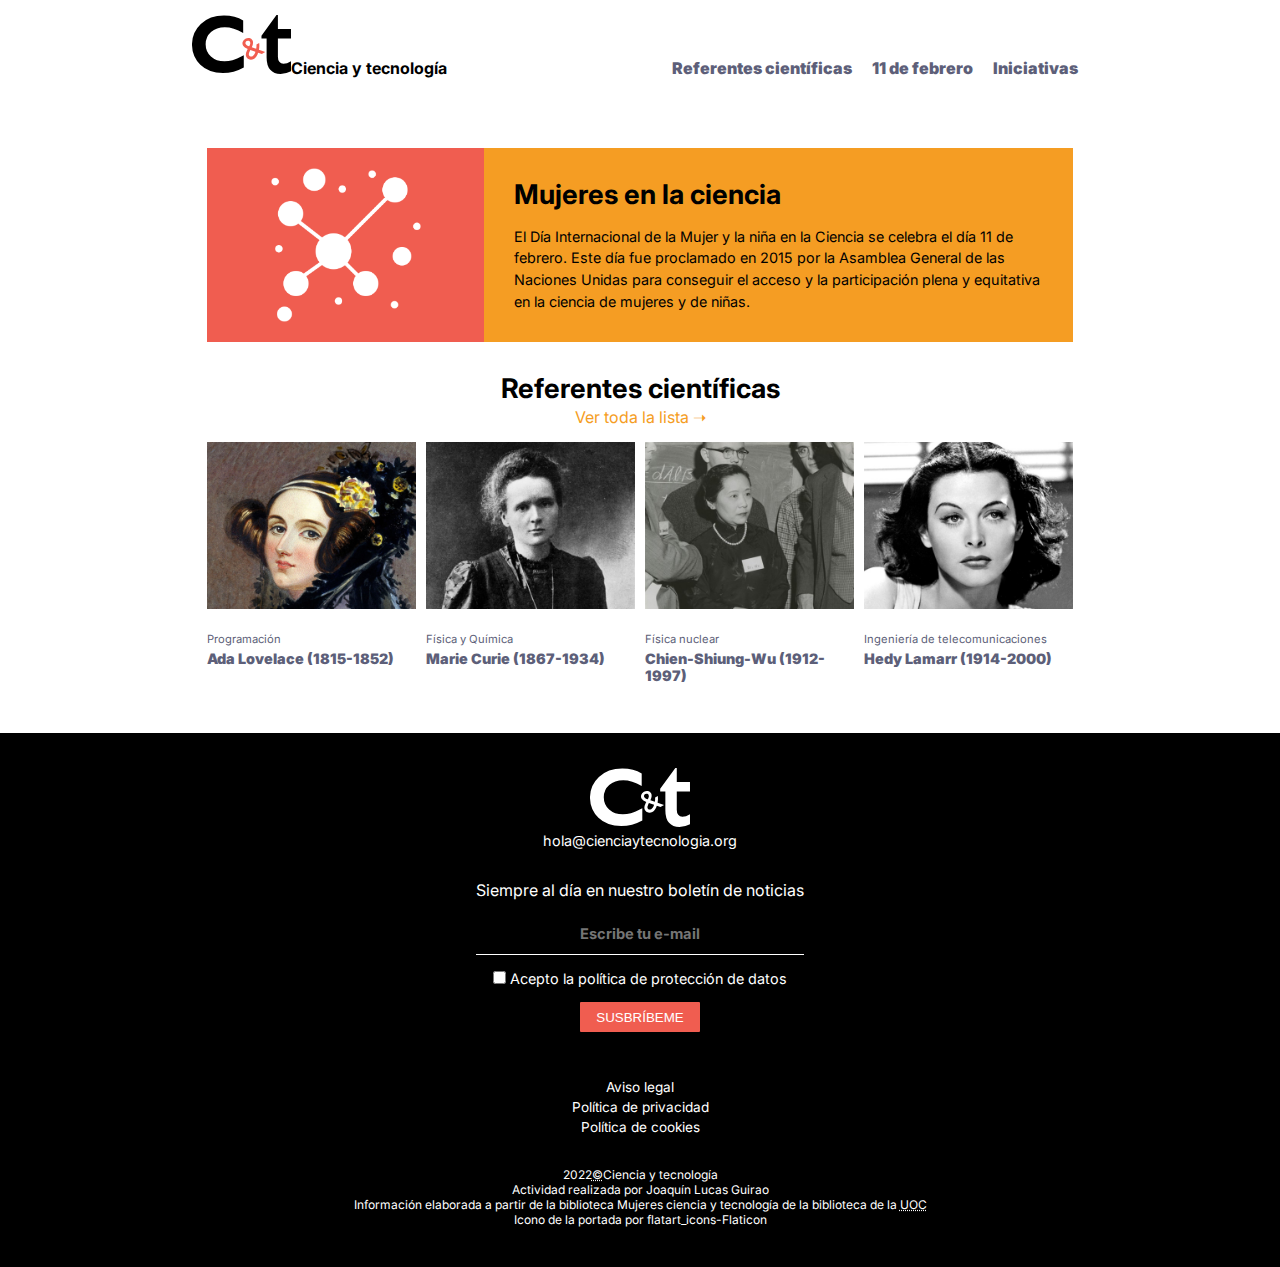
<file: index.html>
<!DOCTYPE html>
<html lang="es">
<head>
    <meta charset="UTF-8">
    <meta http-equiv="X-UA-Compatible" content="IE=edge">
    <meta name="viewport" content="width=device-width, initial-scale=1.0">
    <link rel="preconnect" href="https://fonts.googleapis.com">
    <link rel="preconnect" href="https://fonts.gstatic.com" crossorigin>
    <link href="https://fonts.googleapis.com/css2?family=Inter:wght@400;700;800&display=swap" rel="stylesheet">
    <link rel="stylesheet" href="CSS/estilos.css">
    <title>Mujeres en la ciencia</title>
</head>
<body>
    <header>
        <div class="logo-header"><a href="index.html"><span><img src="img/logo-ciencia-tecnologia.svg" alt="Logo en color negro ciencia y tecnología"></span>Ciencia y tecnología</a></div>
        <nav class="menu-header">
            <ul>
                <li><a href="referentes.html">Referentes científicas</a></li>
                <li><a href="11-de-febrero.html">11 de febrero</a></li>
                <li><a href="iniciativas.html">Iniciativas</a></li>
            </ul>
        </nav>
    </header>
    <main>
        <article class="articulo-inicio">
            <div class="titular">
                <div class="titular-logo">
                </div>
                <div class="titular-texto">
                    <h3>Mujeres en la ciencia</h3>
                    <p>El Día Internacional de la Mujer y la niña en la Ciencia se celebra el día 
                        <time datetime="11-02">11 de febrero</time>. Este día fue proclamado en <time datetime="2015">2015</time> por la Asamblea 
                        General de las Naciones Unidas para conseguir el acceso y la 
                        participación plena y equitativa en la ciencia de mujeres y de niñas.</p>
                </div>
            </div>
            <div class="titulo-referentes">
                    <h3>Referentes científicas</h3>
                    <a href="referentes.html">Ver toda la lista  ➝ </a>
            </div>
            <div class="inicio-referentes">
                <div class="inicio-cientifica">
                    <a href="referentes.html#c-1">
                        <div class="img-referentes-inicio-1">
                            <img src="img/01-ada-lovelace.jpg" alt="Retrato Ada Lovelace">
                        </div>
                        <div class="texto-inicio-referentes">
                            <p class="cab-2">Programación</p>
                            <p class="cab-3">Ada Lovelace (1815-1852)</p>
                        </div>
                    </a>
                </div>
                <div class="inicio-cientifica" >
                        <a href="referentes.html#c-2">
                        <div class="img-referentes-inicio-2">
                            <img src="img/02-marie-curie.jpg" alt="Marie Curie">
                        </div>
                        <div class="texto-inicio-referentes">
                            <p class="cab-2">Física y Química</p>
                            <p class="cab-3">Marie Curie (1867-1934)</p>
                        </div>
                        </a>
                </div>
                <div class="inicio-cientifica">
                    <a href="referentes.html#c-3">
                    <div class="img-referentes-inicio-3">
                        <img src="img/03-chien-shiung-wu.jpg" alt="Retrato Chien Shiung Wu">
                    </div>
                    <div class="texto-inicio-referentes">
                        <p class="cab-2">Física nuclear</p>
                        <p class="cab-3">Chien-Shiung-Wu (1912-1997)</p>
                    </div>
                    </a>
                </div>
                <div class="inicio-cientifica">
                    <a href="referentes.html#c-4">
                    <div class="img-referentes-inicio-4">
                        <img src="img/04-hedy-lamarr.jpg" alt="Retrato Hady Lamarr">
                    </div>
                    <div class="texto-inicio-referentes">
                        <p class="cab-2">Ingeniería de telecomunicaciones</p>
                        <p class="cab-3">Hedy Lamarr (1914-2000)</p>
                    </div>
                    </a>
                </div>
            </div>
        </article>
    </main>
    <footer>
        <figure class="logo-footer">
            <img src="img/logo-ciencia-tecnologia-white.svg" alt="Logo en color blanco ciencia y tecnologia">
            <figcaption lang="es"><a href="mailto:hola@cienciaytecnologia.org">hola@cienciaytecnologia.org</a></figcaption>
        </figure>
        <form class="form-footer">
                <div class="form-email">
                    <label for="mail">Siempre al día en nuestro boletín de noticias</label>
                    <input type="email" id="mail" name="user_mail" placeholder="Escribe tu e-mail" title="Debe contener tres cadenas separadas por un @ y un punto" pattern="[a-z0-9._%+-]+@[a-z0-9.-]+\.[a-z]{2,}$" required>
                </div>
                <div class="form-condiciones">
                    <label><input type="checkbox" name="politica-de-privacidad" value="Acepto-politica-privacidad" required>
                    Acepto la política de protección de datos<abbr title = "required"></abbr></label>
                    <button type="submit">SUSBRÍBEME</button>
                </div>
        </form>
        <div class="legal-footer">
            <ul>
                <li><a href="">Aviso legal</a></li>
                <li><a href="">Política de privacidad</a></li>
                <li><a href="">Política de cookies</a></li>
            </ul>
        </div>
        <div class="autor-footer">
            <p><time datetime="2022">2022</time><abbr title="Copyright" >©</abbr>Ciencia y tecnología</p>
            <p>Actividad realizada por Joaquín Lucas Guirao</p>
            <p>Información elaborada a partir de la biblioteca Mujeres ciencia y tecnología de la biblioteca de la <abbr title="Universidad Oberta de Catalunya">UOC</abbr></p>
            <p><a href="https://www.flaticon.es/iconos-gratis/atomo">Icono de la portada por flatart_icons-Flaticon</a></p>
        </div>
    </footer>
</body>
</html>
</file>
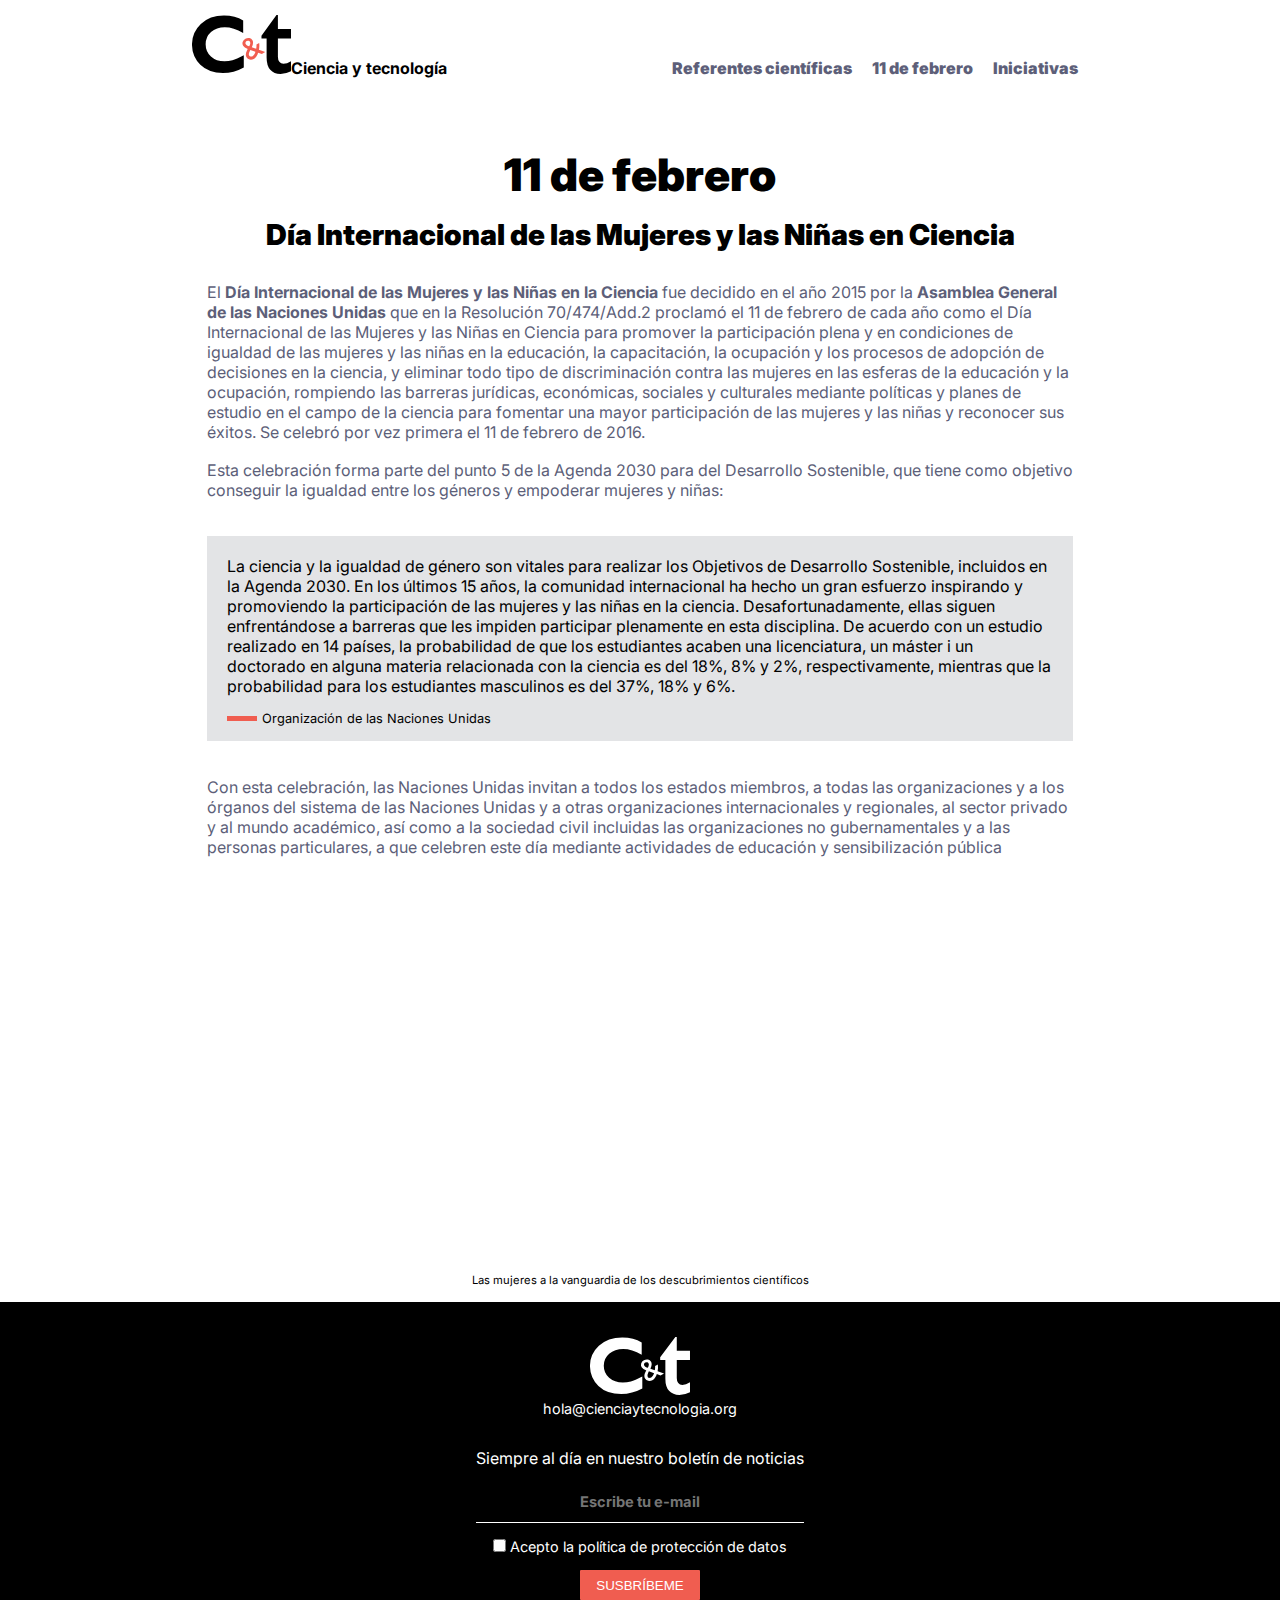
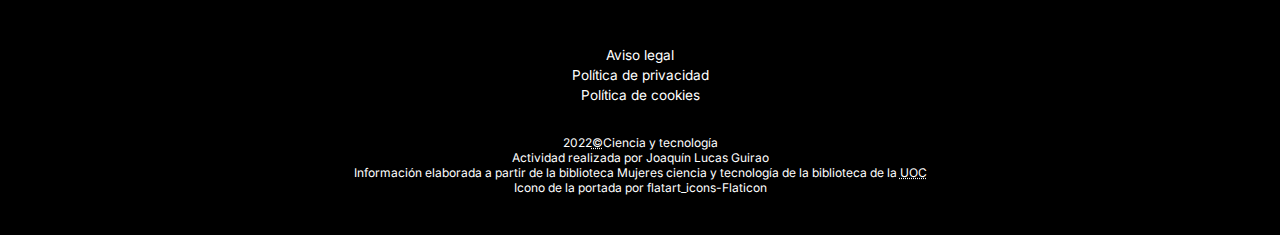
<file: 11-de-febrero.html>
<!DOCTYPE html>
<html lang="es">
<head>
    <meta charset="UTF-8">
    <meta http-equiv="X-UA-Compatible" content="IE=edge">
    <meta name="viewport" content="width=device-width, initial-scale=1.0">
    <link rel="preconnect" href="https://fonts.googleapis.com">
    <link rel="preconnect" href="https://fonts.gstatic.com" crossorigin>
    <link href="https://fonts.googleapis.com/css2?family=Inter:wght@400;700;800&display=swap" rel="stylesheet">
    <link rel="stylesheet" href="CSS/estilos.css">
    <title>11 de febrero</title>
    
</head>
<body>
    <header>
        <div class="logo-header"><a href="index.html"><span><img src="img/logo-ciencia-tecnologia.svg" alt="Logo en color negro ciencia y tecnología"></span>Ciencia y tecnología</a></div>
        <nav class="menu-header">
            <ul>
                <li><a href="referentes.html">Referentes científicas</a></li>
                <li><a href="11-de-febrero.html">11 de febrero</a></li>
                <li><a href="iniciativas.html">Iniciativas</a></li>
            </ul>
        </nav>
    </header>
    <main>
        <article class="articulo-febrero">
            <h1>11 de febrero</h1>
            <h2>Día Internacional de las Mujeres y las Niñas en Ciencia</h2>
            <p>El <strong>Día Internacional de las Mujeres y las Niñas en la Ciencia</strong> fue decidido en 
                el año 2015 por la <strong>Asamblea General de las Naciones Unidas</strong> que en la 
                Resolución 70/474/Add.2 proclamó el <time datetime="11-02">11 de febrero</time> de cada año como el Día 
                Internacional de las Mujeres y las Niñas en Ciencia para promover la 
                participación plena y en condiciones de igualdad de las mujeres y las niñas en 
                la educación, la capacitación, la ocupación y los procesos de adopción de 
                decisiones en la ciencia, y eliminar todo tipo de discriminación contra las 
                mujeres en las esferas de la educación y la ocupación, rompiendo las barreras 
                jurídicas, económicas, sociales y culturales mediante políticas y planes de 
                estudio en el campo de la ciencia para fomentar una mayor participación de las 
                mujeres y las niñas y reconocer sus éxitos. Se celebró por vez primera el <time datetime="2016-02-11">11 de 
                febrero de 2016</time>.
            </p>
            <br>
            <p>Esta celebración forma parte del punto 5 de la Agenda 2030 para del Desarrollo 
                Sostenible, que tiene como objetivo conseguir la igualdad entre los géneros y 
                empoderar mujeres y niñas:
            </p>
            <br>
            <br>
            <blockquote class="febrero-datos">La ciencia y la igualdad de género son vitales para realizar los Objetivos de 
                Desarrollo Sostenible, incluidos en la Agenda 2030. En los últimos 15 años, la 
                comunidad internacional ha hecho un gran esfuerzo inspirando y promoviendo 
                la participación de las mujeres y las niñas en la ciencia. Desafortunadamente, 
                ellas siguen enfrentándose a barreras que les impiden participar plenamente en 
                esta disciplina. De acuerdo con un estudio realizado en 14 países, la 
                probabilidad de que los estudiantes acaben una licenciatura, un máster i un 
                doctorado en alguna materia relacionada con la ciencia es del 18%, 8% y 2%, 
                respectivamente, mientras que la probabilidad para los estudiantes masculinos 
                es del 37%, 18% y 6%.
        
                <div class="leyenda"><div class="rectangulo"></div><p>Organización de las Naciones Unidas</p></div>
            </blockquote>
            <br>
            <br>
            <p>Con esta celebración, las Naciones Unidas invitan a todos los estados 
                miembros, a todas las organizaciones y a los órganos del sistema de las 
                Naciones Unidas y a otras organizaciones internacionales y regionales, al 
                sector privado y al mundo académico, así como a la sociedad civil incluidas las 
                organizaciones no gubernamentales y a las personas particulares, a que 
                celebren este día mediante actividades de educación y sensibilización pública
            </p>
            <br>
            <figure class="video-mujeres">
                <iframe src="https://www.youtube.com/embed/yHnzpMAahFs" title="Las mujeres a la vanguardia de los descubrimientos científicos" allow="accelerometer; autoplay; clipboard-write; encrypted-media; gyroscope; picture-in-picture; web-share" allowfullscreen></iframe>
                <figcaption lang="es">Las mujeres a la vanguardia de los descubrimientos científicos</figcaption>
            </figure>
        </article>
    </main>
    <footer>
        <figure class="logo-footer">
            <img src="img/logo-ciencia-tecnologia-white.svg" alt="Logo en color blanco ciencia y tecnologia">
            <figcaption lang="es"><a href="mailto:hola@cienciaytecnologia.org">hola@cienciaytecnologia.org</a></figcaption>
        </figure>
        <form class="form-footer">
                <div class="form-email">
                    <label for="mail">Siempre al día en nuestro boletín de noticias</label>
                    <input type="email" id="mail" name="user_mail" placeholder="Escribe tu e-mail" title="Debe contener tres cadenas separadas por un @ y un punto" pattern="[a-z0-9._%+-]+@[a-z0-9.-]+\.[a-z]{2,}$" required>
                </div>
                <div class="form-condiciones">
                    <label><input type="checkbox" name="politica-de-privacidad" value="Acepto-politica-privacidad" required>
                    Acepto la política de protección de datos<abbr title = "required"></abbr></label>
                    <button type="submit">SUSBRÍBEME</button>
                </div>
        </form>
        <div class="legal-footer">
            <ul>
                <li><a href="">Aviso legal</a></li>
                <li><a href="">Política de privacidad</a></li>
                <li><a href="">Política de cookies</a></li>
            </ul>
        </div>
        <div class="autor-footer">
            <p><time datetime="2022">2022</time><abbr title="Copyright" >©</abbr>Ciencia y tecnología</p>
            <p>Actividad realizada por Joaquín Lucas Guirao</p>
            <p>Información elaborada a partir de la biblioteca Mujeres ciencia y tecnología de la biblioteca de la <abbr title="Universidad Oberta de Catalunya">UOC</abbr></p>
            <p><a href="https://www.flaticon.es/iconos-gratis/atomo">Icono de la portada por flatart_icons-Flaticon</a></p>
        </div>
    </footer>
</body>
</html>
</file>
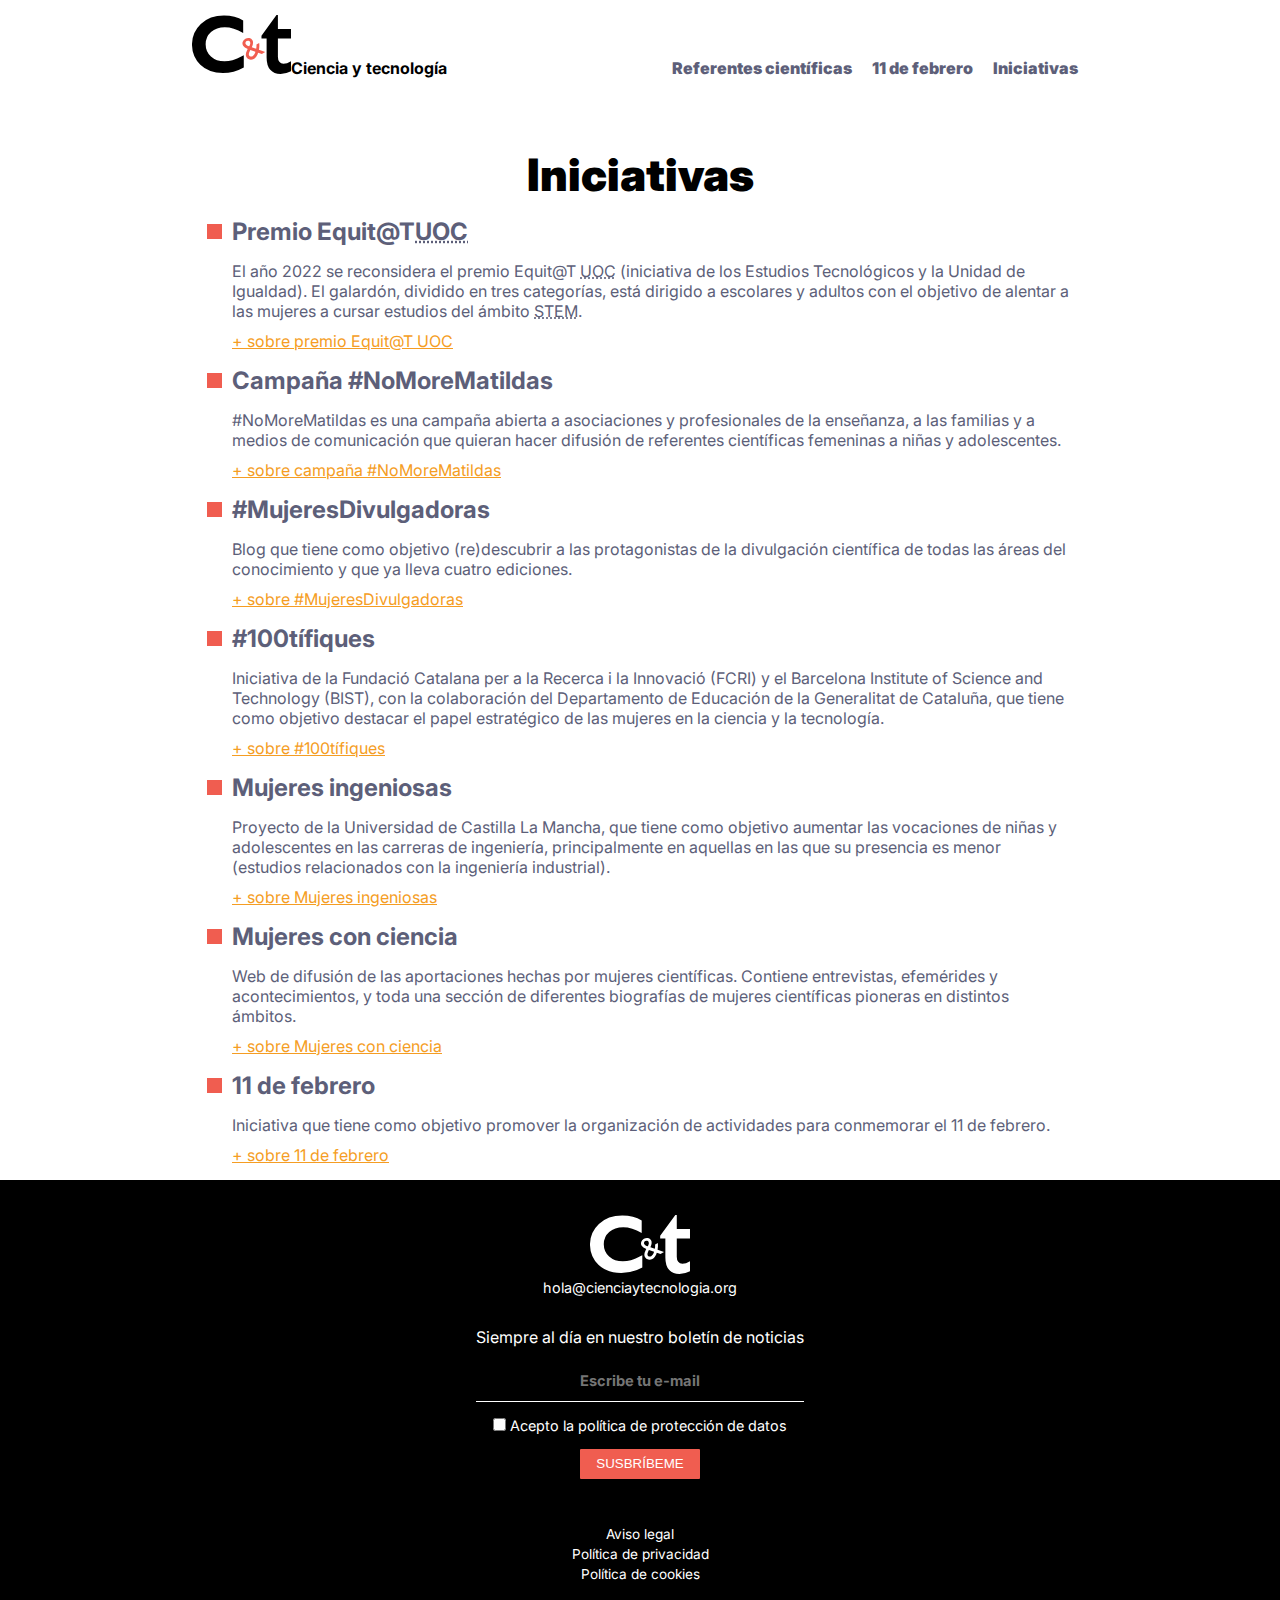
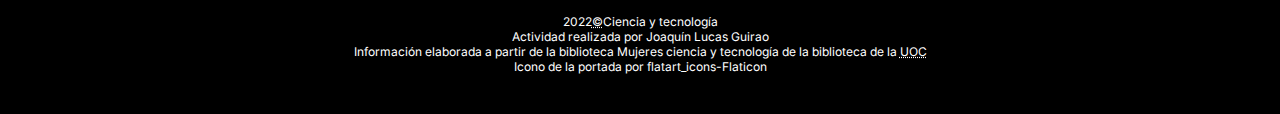
<file: iniciativas.html>
<!DOCTYPE html>
<html lang="es">
<head>
    <meta charset="UTF-8">
    <meta http-equiv="X-UA-Compatible" content="IE=edge">
    <meta name="viewport" content="width=device-width, initial-scale=1.0">
    <link rel="preconnect" href="https://fonts.googleapis.com">
    <link rel="preconnect" href="https://fonts.gstatic.com" crossorigin>
    <link href="https://fonts.googleapis.com/css2?family=Inter:wght@400;700;800&display=swap" rel="stylesheet">
    <link rel="stylesheet" href="CSS/estilos.css">
    <title>Iniciativas</title>
</head>
<body>
    <header>
        <div class="logo-header"><a href="index.html"><span><img src="img/logo-ciencia-tecnologia.svg" alt="Logo en color negro ciencia y tecnología"></span>Ciencia y tecnología</a></div>
        <nav class="menu-header">
            <ul>
                <li><a href="referentes.html">Referentes científicas</a></li>
                <li><a href="11-de-febrero.html">11 de febrero</a></li>
                <li><a href="iniciativas.html">Iniciativas</a></li>
            </ul>
        </nav>
    </header>
    <main>
        <article class="articulo-iniciativas">
            <h1>Iniciativas</h1>
            <dl class="lista-iniciativas">
                        <dt><div class="square"></div>Premio Equit@T <abbr title="Universitat Oberta de Catalunya">UOC</abbr></dt>
                            <dd>El año <time datetime="2022">2022</time> se reconsidera el premio Equit@T <abbr title="Universitat Oberta de Catalunya">UOC</abbr> (iniciativa de los 
                                Estudios Tecnológicos y la Unidad de Igualdad). El galardón, dividido en 
                                tres categorías, está dirigido a escolares y adultos con el objetivo de 
                                alentar a las mujeres a cursar estudios del ámbito <abbr title="ciencia, tecnología, ingeniería y matemáticas">STEM</abbr>.</dd>
                            <dd><a href="http://premi-equitat.uoc.edu/es/">+ sobre premio Equit@T UOC</a></dd>
                        <dt><div class="square"></div>Campaña #NoMoreMatildas</dt>
                            <dd>#NoMoreMatildas es una campaña abierta a asociaciones y 
                                profesionales de la enseñanza, a las familias y a medios de 
                                comunicación que quieran hacer difusión de referentes científicas 
                                femeninas a niñas y adolescentes.</dd>
                            <dd><a href="https://www.nomorematildas.com/es">+ sobre campaña #NoMoreMatildas</a></dd>
                        <dt><div class="square"></div>#MujeresDivulgadoras</dt>
                            <dd>Blog que tiene como objetivo (re)descubrir a las protagonistas de la 
                                divulgación científica de todas las áreas del conocimiento y que ya lleva 
                                cuatro ediciones.</dd>
                            <dd><a href="https://socialmediaeninvestigacion.com/mujeresdivulgadoras-edicion4/">+ sobre #MujeresDivulgadoras</a></dd>
                        <dt><div class="square"></div>#100tífiques</dt>
                            <dd>Iniciativa de la Fundació Catalana per a la Recerca i la Innovació (FCRI) 
                                y el Barcelona Institute of Science and Technology (BIST), con la 
                                colaboración del Departamento de Educación de la Generalitat de 
                                Cataluña, que tiene como objetivo destacar el papel estratégico de las 
                                mujeres en la ciencia y la tecnología.</dd>
                            <dd><a href="https://100tifiques.cat/es/quienes-somos/">+ sobre #100tífiques</a></dd>
                        <dt><div class="square"></div>Mujeres ingeniosas</dt>
                            <dd>Proyecto de la Universidad de Castilla La Mancha, que tiene como 
                                objetivo aumentar las vocaciones de niñas y adolescentes en las 
                                carreras de ingeniería, principalmente en aquellas en las que su 
                                presencia es menor (estudios relacionados con la ingeniería industrial).</dd>
                            <dd><a href="https://mujeresingeniosas.es/proyecto-mujeres-ingeniosas/">+ sobre Mujeres ingeniosas</a></dd>
                        <dt><div class="square"></div>Mujeres con ciencia</dt>
                            <dd>Web de difusión de las aportaciones hechas por mujeres científicas. 
                                Contiene entrevistas, efemérides y acontecimientos, y toda una sección 
                                de diferentes biografías de mujeres científicas pioneras en distintos 
                                ámbitos.</dd>
                            <dd><a href="https://mujeresconciencia.com/mujeres-con-ciencia/">+ sobre Mujeres con ciencia</a></dd>
                        <dt><div class="square"></div>11 de febrero</dt>
                            <dd>Iniciativa que tiene como objetivo promover la organización de 
                                actividades para conmemorar el 11 de febrero.</dd>
                            <dd><a href="https://11defebrero.org/">+ sobre 11 de febrero</a></dd>
            </dl>
        </article>
    </main>
    <footer>
        <figure class="logo-footer">
            <img src="img/logo-ciencia-tecnologia-white.svg" alt="Logo en color blanco ciencia y tecnologia">
            <figcaption lang="es"><a href="mailto:hola@cienciaytecnologia.org">hola@cienciaytecnologia.org</a></figcaption>
        </figure>
        <form class="form-footer">
                <div class="form-email">
                    <label for="mail">Siempre al día en nuestro boletín de noticias</label>
                    <input type="email" id="mail" name="user_mail" placeholder="Escribe tu e-mail" title="Debe contener tres cadenas separadas por un @ y un punto" pattern="[a-z0-9._%+-]+@[a-z0-9.-]+\.[a-z]{2,}$" required>
                </div>
                <div class="form-condiciones">
                    <label><input type="checkbox" name="politica-de-privacidad" value="Acepto-politica-privacidad" required>
                    Acepto la política de protección de datos<abbr title = "required"></abbr></label>
                    <button type="submit">SUSBRÍBEME</button>
                </div>
        </form>
        <div class="legal-footer">
            <ul>
                <li><a href="">Aviso legal</a></li>
                <li><a href="">Política de privacidad</a></li>
                <li><a href="">Política de cookies</a></li>
            </ul>
        </div>
        <div class="autor-footer">
            <p><time datetime="2022">2022</time><abbr title="Copyright" >©</abbr>Ciencia y tecnología</p>
            <p>Actividad realizada por Joaquín Lucas Guirao</p>
            <p>Información elaborada a partir de la biblioteca Mujeres ciencia y tecnología de la biblioteca de la <abbr title="Universidad Oberta de Catalunya">UOC</abbr></p>
            <p><a href="https://www.flaticon.es/iconos-gratis/atomo">Icono de la portada por flatart_icons-Flaticon</a></p>
        </div>
    </footer>
</body>
</html>
</file>
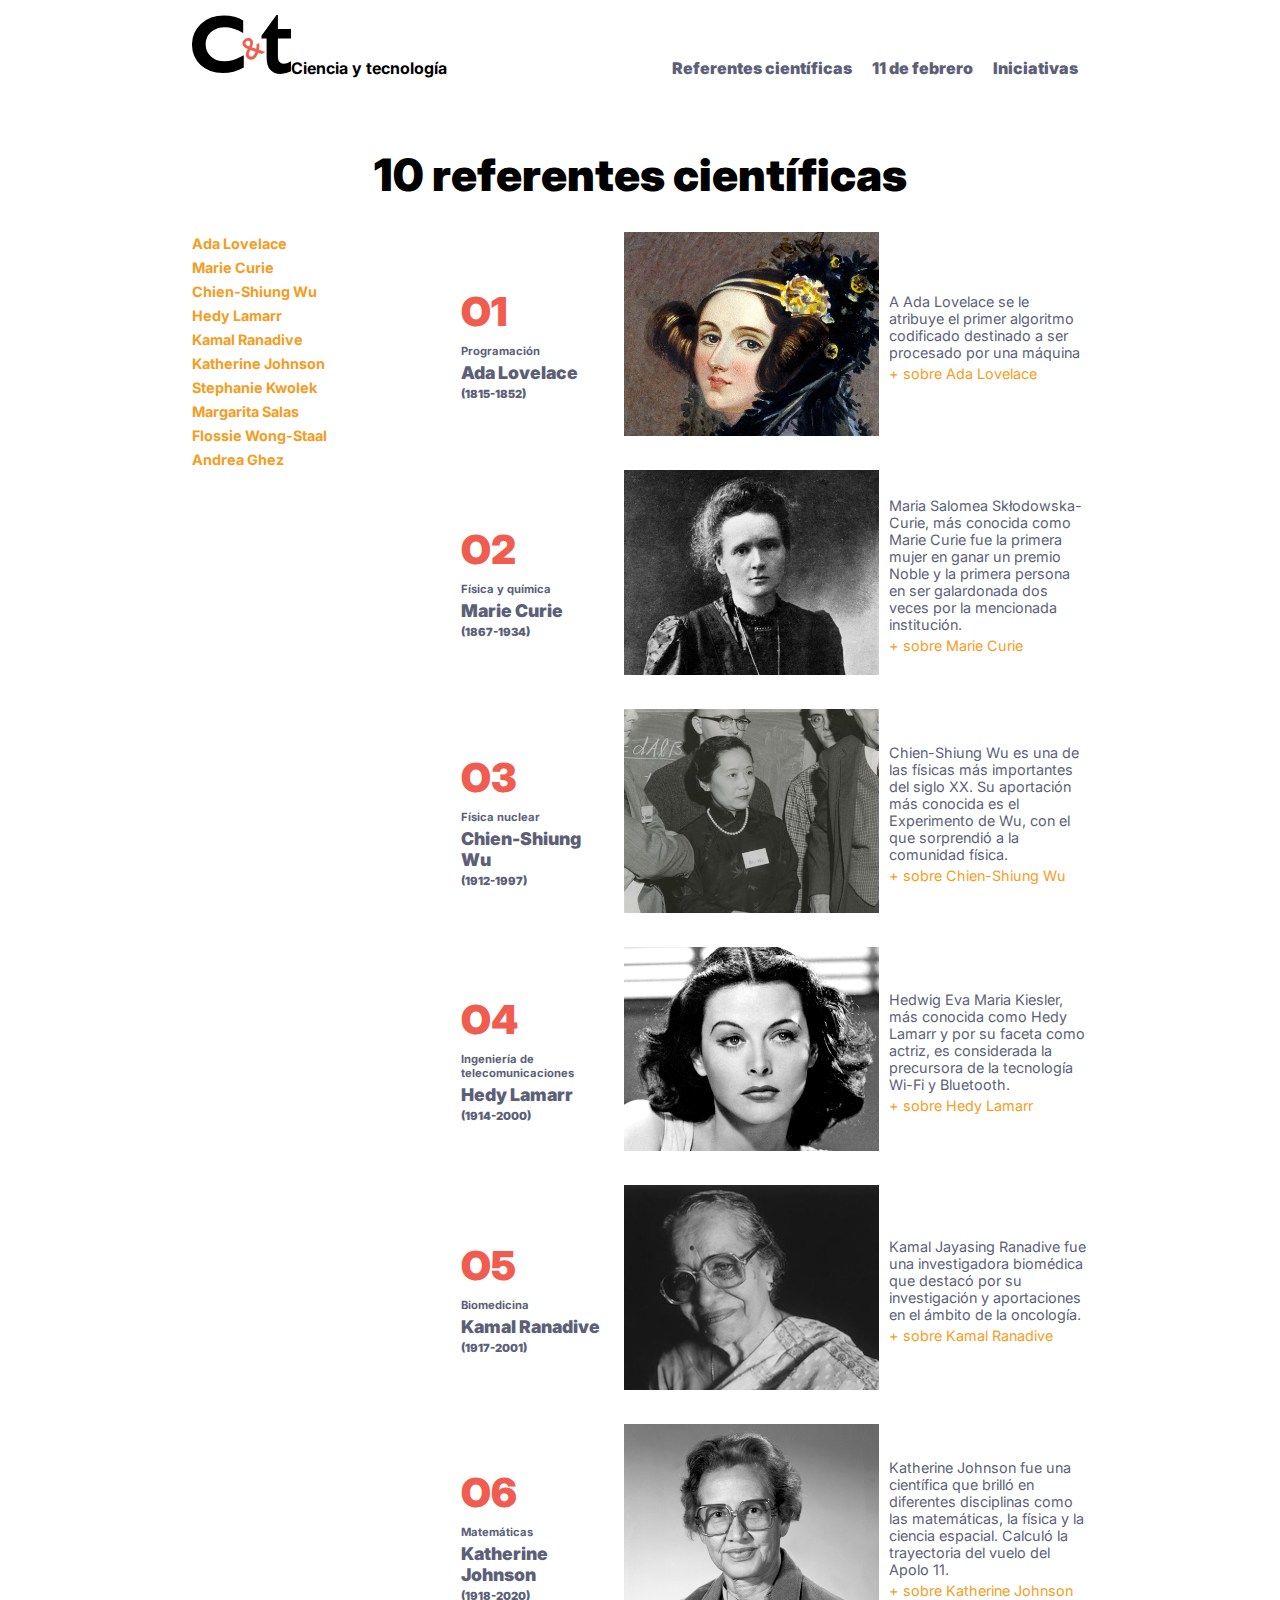
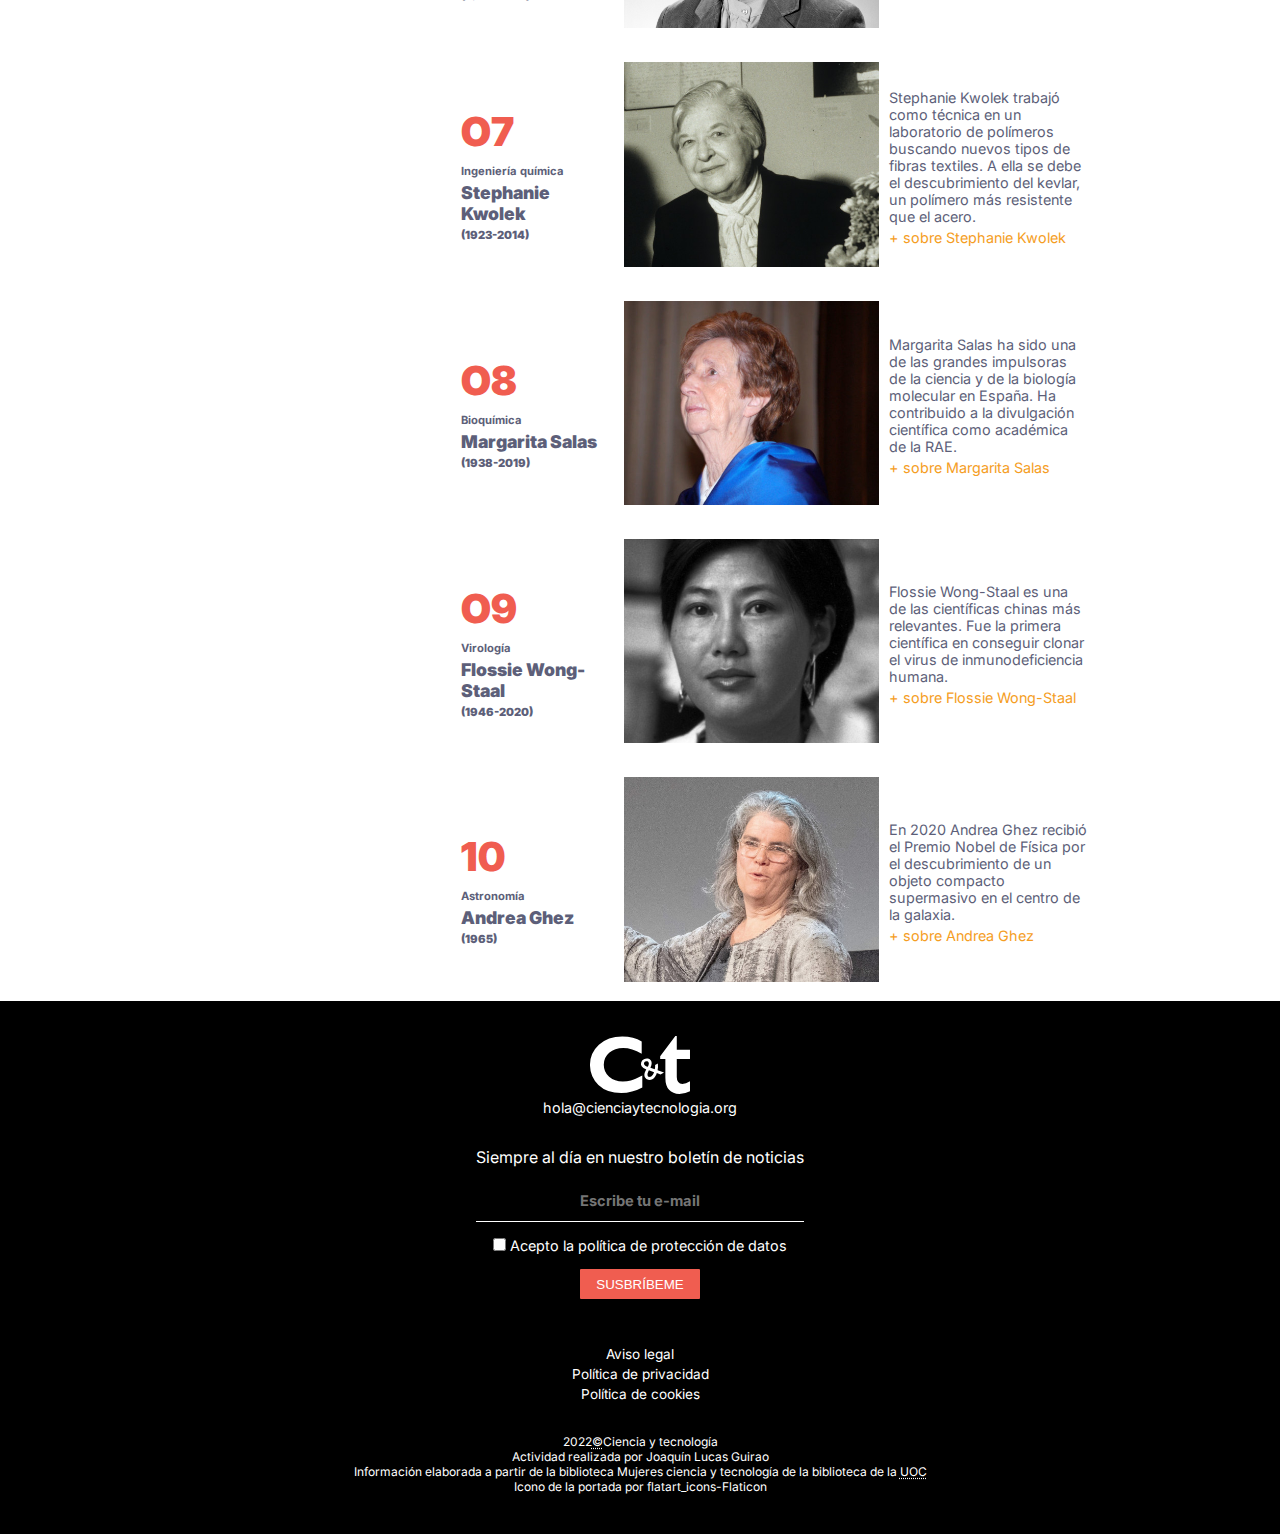
<file: referentes.html>
<!DOCTYPE html>
<html lang="es">
<head>
    <meta charset="UTF-8">
    <meta http-equiv="X-UA-Compatible" content="IE=edge">
    <meta name="viewport" content="width=device-width, initial-scale=1.0">
    <link rel="preconnect" href="https://fonts.googleapis.com">
    <link rel="preconnect" href="https://fonts.gstatic.com" crossorigin>
    <link href="https://fonts.googleapis.com/css2?family=Inter:wght@400;700;800&display=swap" rel="stylesheet">
    <link rel="stylesheet" href="CSS/estilos.css">
    <title>Referentes</title>
</head>
<body>
    <header>
        <div class="logo-header"><a href="index.html"><span><img src="img/logo-ciencia-tecnologia.svg" alt="Logo en color negro ciencia y tecnología"></span>Ciencia y tecnología</a></div>
        <nav class="menu-header">
            <ul>
                <li><a href="referentes.html">Referentes científicas</a></li>
                <li><a href="11-de-febrero.html">11 de febrero</a></li>
                <li><a href="iniciativas.html">Iniciativas</a></li>
            </ul>
        </nav>
    </header>
    <main>
        <article class="articulo-referentes">
            <h1>10 referentes científicas</h1>
            <div class="container-general">
                <div class="menu-secundario">
                    <ul>
                        <li><a href="#c-1">Ada Lovelace</a></li>
                        <li><a href="#c-2">Marie Curie</a></li>
                        <li><a href="#c-3">Chien-Shiung Wu</a></li>
                        <li><a href="#c-4">Hedy Lamarr</a></li>
                        <li><a href="#c-5">Kamal Ranadive</a></li>
                        <li><a href="#c-6">Katherine Johnson</a></li>
                        <li><a href="#c-7"> Stephanie Kwolek</a></li>
                        <li><a href="#c-8">Margarita Salas</a></li>
                        <li><a href="#c-9">Flossie Wong-Staal</a></li>
                        <li><a href="#c-10">Andrea Ghez</a></li>
                    </ul>
                </div>
                <div class="container-cientificas">
                    <div class="contenido-cientificas" id="c-1">
                        <div class="cabecera-refentes">
                            <p class="cab-1">O1</p>
                            <p class="cab-2">Programación</p>
                            <p class="cab-3">Ada Lovelace</p>
                            <p class="cab-4">(1815-1852)</p>
                        </div>
                        <div class="img-referentes-1">
                            <img src="img/01-ada-lovelace.jpg" alt="Imagen de Ada Lovelace">
                        </div>
                        <div class="texto-referentes">
                            <p>A Ada Lovelace se le atribuye el primer algoritmo codificado destinado a ser 
                            procesado por una máquina</p>
                            <a href="https://www.youtube.com/watch?v=bYCDVwyuVt4">+ sobre Ada Lovelace</a>
                        </div>
                    </div>
                    <div class="contenido-cientificas" id="c-2">
                        <div class="cabecera-refentes">
                            <p class="cab-1">O2</p>
                            <p class="cab-2">Física y química</p>
                            <p class="cab-3">Marie Curie</p>
                            <p class="cab-4">(1867-1934)</p>
                        </div>
                        <div class="img-referentes-2">
                            <img src="img/02-marie-curie.jpg" alt="Imagen de Marie Curie">
                        </div>
                        <div class="texto-referentes">
                            <p>Maria Salomea Skłodowska-Curie, más conocida como Marie Curie fue la 
                                primera mujer en ganar un premio Noble y la primera persona en ser 
                                galardonada dos veces por la mencionada institución.</p>
                            <a href="https://historia.nationalgeographic.com.es/personajes/marie-curie">+ sobre Marie Curie</a>
                        </div>
                    </div>
                    <div class="contenido-cientificas" id="c-3">
                        <div class="cabecera-refentes">
                            <p class="cab-1">O3</p>
                            <p class="cab-2">Física nuclear</p>
                            <p class="cab-3">Chien-Shiung Wu</p>
                            <p class="cab-4">(1912-1997)</p>
                        </div>
                        <div class="img-referentes-3">
                            <img src="img/03-chien-shiung-wu.jpg" alt="Imagen de Chien Shiung Wu">
                        </div>
                        <div class="texto-referentes">
                            <p>Chien-Shiung Wu es una de las físicas más importantes del siglo XX. Su 
                                aportación más conocida es el Experimento de Wu, con el que sorprendió a la 
                                comunidad física.</p>
                            <a href="https://historia.nationalgeographic.com.es/a/chien-shiung-wu-fisica-pionera-sin-premio-nobel_16354">+ sobre Chien-Shiung Wu</a>
                        </div>
                    </div>
                    <div class="contenido-cientificas" id="c-4">
                        <div class="cabecera-refentes">
                            <p class="cab-1">O4</p>
                            <p class="cab-2">Ingeniería de telecomunicaciones</p>
                            <p class="cab-3">Hedy Lamarr</p>
                            <p class="cab-4">(1914-2000)</p>
                        </div>
                        <div class="img-referentes-4">
                            <img src="img/04-hedy-lamarr.jpg" alt="Imagen de Hedy Lamarr">
                        </div>
                        <div class="texto-referentes">
                            <p>Hedwig Eva Maria Kiesler, más conocida como Hedy Lamarr y por su faceta 
                                como actriz, es considerada la precursora de la tecnología Wi-Fi y Bluetooth.</p>
                            <a href="https://es.wikipedia.org/wiki/Hedy_Lamarr">+ sobre Hedy Lamarr</a>
                        </div>
                    </div>
                    <div class="contenido-cientificas" id="c-5">
                        <div class="cabecera-refentes">
                            <p class="cab-1">O5</p>
                            <p class="cab-2">Biomedicina</p>
                            <p class="cab-3">Kamal Ranadive</p>
                            <p class="cab-4">(1917-2001)</p>
                        </div>
                        <div class="img-referentes-5">
                            <img src="img/05-kamal-ranadive.jpg" alt="Imagen de Kamal ranadive">
                        </div>
                        <div class="texto-referentes">
                            <p>Kamal Jayasing Ranadive fue una investigadora biomédica que destacó por su 
                                investigación y aportaciones en el ámbito de la oncología.</p>
                            <a href="https://es.wikipedia.org/wiki/Kamal_Ranadive">+ sobre Kamal Ranadive</a>
                        </div>
                    </div>
                    <div class="contenido-cientificas" id="c-6">
                        <div class="cabecera-refentes">
                            <p class="cab-1">O6</p>
                            <p class="cab-2">Matemáticas</p>
                            <p class="cab-3">Katherine Johnson</p>
                            <p class="cab-4">(1918-2020)</p>
                        </div>
                        <div class="img-referentes-6">
                            <img src="img/06-katherine-johnson.jpg" alt="Imagen de Katherine Johnson">
                        </div>
                        <div class="texto-referentes">
                            <p>Katherine Johnson fue una científica que brilló en diferentes disciplinas como 
                                las matemáticas, la física y la ciencia espacial. Calculó la trayectoria del vuelo 
                                del Apolo 11.</p>
                            <a href="https://www.nasa.gov/content/katherine-johnson-biography">+ sobre Katherine Johnson</a>
                        </div>
                    </div>
                    <div class="contenido-cientificas" id="c-7">
                        <div class="cabecera-refentes">
                            <p class="cab-1">O7</p>
                            <p class="cab-2">Ingeniería química</p>
                            <p class="cab-3">Stephanie Kwolek</p>
                            <p class="cab-4">(1923-2014)</p>
                        </div>
                        <div class="img-referentes-7">
                            <img src="img/07-stephanie-kwolek.jpg" alt="Imagen de Stephanie Kwolek">
                        </div>
                        <div class="texto-referentes">
                            <p>Stephanie Kwolek trabajó como técnica en un laboratorio de polímeros 
                                buscando nuevos tipos de fibras textiles. A ella se debe el descubrimiento del 
                                kevlar, un polímero más resistente que el acero.</p>
                            <a href="https://clickmica.fundaciondescubre.es/conoce/nombres-propios/stephanie-kwolek/">+ sobre Stephanie Kwolek</a>
                        </div>
                    </div>
                    <div class="contenido-cientificas" id="c-8">
                        <div class="cabecera-refentes">
                            <p class="cab-1">O8</p>
                            <p class="cab-2">Bioquímica</p>
                            <p class="cab-3">Margarita Salas</p>
                            <p class="cab-4">(1938-2019)</p>
                        </div>
                        <div class="img-referentes-8">
                            <img src="img/08-margarita-salas.jpg" alt="Imagen de Margarita Salas">
                        </div>
                        <div class="texto-referentes">
                            <p>Margarita Salas ha sido una de las grandes impulsoras de la ciencia y de la 
                                biología molecular en España. Ha contribuido a la divulgación científica como 
                                académica de la RAE.</p>
                            <a href="https://www.rtve.es/play/videos/pienso-luego-existo/pienso-luego-existo-margarita-salas/5437766/">+ sobre Margarita Salas</a>
                        </div>
                    </div>
                    <div class="contenido-cientificas" id="c-9">
                        <div class="cabecera-refentes">
                            <p class="cab-1">O9</p>
                            <p class="cab-2">Virología</p>
                            <p class="cab-3">Flossie Wong-Staal</p>
                            <p class="cab-4">(1946-2020)</p>
                        </div>
                        <div class="img-referentes-9">
                            <img src="img/09-flossie-wong-staal.jpg" alt="Imagen de Flossie Wong Staal">
                        </div>
                        <div class="texto-referentes">
                            <p>Flossie Wong-Staal es una de las científicas chinas más relevantes. Fue la 
                                primera científica en conseguir clonar el virus de inmunodeficiencia humana.</p>
                            <a href="https://www.tekcrispy.com/2021/11/25/flossie-wong-staal/">+ sobre Flossie Wong-Staal</a>
                        </div>
                    </div>
                    <div class="contenido-cientificas" id="c-10">
                        <div class="cabecera-refentes">
                            <p class="cab-1">10</p>
                            <p class="cab-2">Astronomía</p>
                            <p class="cab-3">Andrea Ghez</p>
                            <p class="cab-4">(1965)</p>
                        </div>
                        <div class="img-referentes-10">
                            <img src="img/10-andrea-ghez.jpg" alt="Imagen de Andrea Ghez">
                        </div>
                        <div class="texto-referentes">
                            <p>En 2020 Andrea Ghez recibió el Premio Nobel de Física por el descubrimiento 
                                de un objeto compacto supermasivo en el centro de la galaxia.</p>
                            <a href="https://www.ted.com/talks/andrea_ghez_the_hunt_for_a_supermassive_black_hole?language=es">+ sobre Andrea Ghez</a>
                        </div>
                    </div>
                </div>
            </div>
        </article>
    </main>
    <footer>
        <figure class="logo-footer">
            <img src="img/logo-ciencia-tecnologia-white.svg" alt="Logo en color blanco ciencia y tecnologia">
            <figcaption lang="es"><a href="mailto:hola@cienciaytecnologia.org">hola@cienciaytecnologia.org</a></figcaption>
        </figure>
        <form class="form-footer">
                <div class="form-email">
                    <label for="mail">Siempre al día en nuestro boletín de noticias</label>
                    <input type="email" id="mail" name="user_mail" placeholder="Escribe tu e-mail" title="Debe contener tres cadenas separadas por un @ y un punto" pattern="[a-z0-9._%+-]+@[a-z0-9.-]+\.[a-z]{2,}$" required>
                </div>
                <div class="form-condiciones">
                    <label><input type="checkbox" name="politica-de-privacidad" value="Acepto-politica-privacidad" required>
                    Acepto la política de protección de datos<abbr title = "required"></abbr></label>
                    <button type="submit">SUSBRÍBEME</button>
                </div>
        </form>
        <div class="legal-footer">
            <ul>
                <li><a href="">Aviso legal</a></li>
                <li><a href="">Política de privacidad</a></li>
                <li><a href="">Política de cookies</a></li>
            </ul>
        </div>
        <div class="autor-footer">
            <p><time datetime="2022">2022</time><abbr title="Copyright" >©</abbr>Ciencia y tecnología</p>
            <p>Actividad realizada por Joaquín Lucas Guirao</p>
            <p>Información elaborada a partir de la biblioteca Mujeres ciencia y tecnología de la biblioteca de la <abbr title="Universidad Oberta de Catalunya">UOC</abbr></p>
            <p><a href="https://www.flaticon.es/iconos-gratis/atomo">Icono de la portada por flatart_icons-Flaticon</a></p>
        </div>
    </footer>
</body>
</html>
</file>
<file: CSS/estilos.css>
:root{
    /* Texto y fondos */
        --color-texto-navegacion: rgb(93,95,121);
        --color-texto-fondo-negro: rgb(255,255,255);
        --color-contraste-1: rgb(245,157,35);
        --color-contraste-2:rgb(240,93,80);
        --color-negro: rgb(0,0,0);
        --fondo-gris-blockquote:rgb(227,228,230);
    /* Aspecto de los enlaces */
        /*Menú de navegación principal*/
        --color-enlaces-header:rgb(93,95,121);
        --color-enlaces-header-hover:rgb(245,157,35);
        /*Pie de página*/
        --color-enlaces-footer:rgb(255,255,255);
        --color-enlaces-footer-hover:rgb(245,157,35);
        --color-boton-formulario-fondo:rgb(240,93,80);
        --color-boton-formulario-texto:rgb(255,255,255);
        /*Enlaces dentro del texto*/
        --color-enlaces-texto:rgb(245,157,35);
        --color-enlaces-texto-hover:rgb(93,95,121);
        /*Enlaces "Referentes científicas"*/
        --color-enlaces-referentes:rgb(93,95,121);
        --color-enlaces-referentes-hover:rgb(245,157,35);
        /* Menú interior de la página referentes*/
        --color-enlaces-interior-referentes:rgb(245,157,35);
        --color-enlaces-interior-referentes-hover:rgb(93,95,121);
    /* Fuente Google Fonts Inter*/
        --fuente:'Inter', sans-serif;
}  
*{
    padding: 0;
    margin:0;
    box-sizing: border-box;
}
html{
    min-width: 325px;
}

/*GENERAL - Características del header*/
header{
    min-width: 325px;
    display: flex;
    flex-direction: column;
    align-items: center;
    margin-top:15px;
    margin-bottom: 50px;
}
.logo-header{
    margin-bottom:20px;
}
.logo-header a {
    font-family: var(--fuente);
    font-weight: 700;
    font-size: 1em;
    color: var(--color-negro);
    text-decoration: none;
}
.menu-header ul {
    list-style-type: none;
    padding: 0;
    line-height: 1.5em;
    display: flex;
    flex-direction: column;
    text-align: center;
}
.menu-header li a{
    font-family: var(--fuente);
    font-weight:900;
    font-size: 1em;
    color: var(--color-enlaces-header);
    text-decoration: none;
}
.menu-header li a:hover{
    font-family: var(--fuente);
    font-weight:900;
    font-size: 1em;
    color: var(--color-enlaces-header-hover);
    text-decoration: none;
}
/*GENERAL - Características del footer*/
footer{
    background-color: var(--color-negro);
}
.logo-footer{
    display: flex;
    flex-direction: column;
    align-items: center;
    padding:30px;
}
.logo-footer img{
    padding: 5px;
}
.logo-footer figcaption a{
    font-family: var(--fuente);
    font-weight: 400;
    font-size: 0.90em;
    color: var(--color-enlaces-footer);
    text-decoration: none;
}
.form-footer{
    display: flex;
    flex-direction: column;
    align-items: center;
}
.form-email{
    display: flex;
    flex-direction: column;
    align-items: center;
}
.form-email label{
    font-family: var(--fuente);
    font-weight: 400;
    font-size:1em;
    color: var(--color-enlaces-footer);
}
.form-email input{
    width: 100%;
    height: 40px;
    margin: 15px;
    border-top:none;
    border-right:none;
    border-left: none;
    border-bottom: 1px solid var(--color-boton-formulario-texto);
}
input[type="email"] {
    background: none;
}
::placeholder{
    text-align: center;
}
input::placeholder{
    font-family: var(--fuente);
    font-weight: 700;
    font-size:1.1em;
}
.form-condiciones{
    display: flex;
    flex-direction: column;
    align-items: center;
}
.form-condiciones label{
    font-family: var(--fuente);
    font-weight: 400;
    font-size: 0.90em;
    color: var(--color-enlaces-footer);
}
.form-condiciones button{
    background-color: var(--color-boton-formulario-fondo);
    color: var(--color-boton-formulario-texto);
    border:0px;
    border-radius:1px;
    width: 120px;
    height: 30px;
    margin:15px;
    -webkit-border-radius:1px;
    -moz-border-radius:1px;
    -ms-border-radius:1px;
    -o-border-radius:1px;
}
.legal-footer{
    margin:30px;
}
.legal-footer ul{
    list-style-type: none;
    padding: 0;
    line-height: 1.25em;
    display: flex;
    flex-direction: column;
    text-align: center;
}
.legal-footer li a{
    font-family: var(--fuente);
    font-weight:400;
    font-size: 0.85em;
    color: var(--color-enlaces-footer);
    text-decoration: none;
}
.legal-footer li a:hover{
    font-family: var(--fuente);
    font-weight:400;
    font-size: 0.85em;
    color: var(--color-enlaces-footer-hover);
    text-decoration: none;
}
.autor-footer{
    padding-Bottom:40px
}
.autor-footer p{
    font-family: var(--fuente);
    font-weight: 400;
    font-size:0.75em;
    color: var(--color-enlaces-footer);
    text-align: center;
}
.autor-footer p a{
    text-decoration:none;
    color:var(--color-enlaces-footer);
}
.autor-footer p a:hover{
    text-decoration:none;
    color:var(--color-enlaces-footer-hover);
}
/*INICIATIVAS*/
.articulo-iniciativas{
    margin-bottom: 50px;
    margin:15px;
}

.articulo-iniciativas h1{
    font-family: var(--fuente);
    font-weight: 900;
    font-size: 2.8em;
    color: var(--color-negro);
    text-align: center;
    margin-top:25px;
    margin-bottom:15px;
}
dt{
    display: flex;
    flex-direction: row;
    align-items: center;
    margin:0;
}
.articulo-iniciativas dt{
    font-family: var(--fuente);
    font-weight: 700;
    font-size: 1.50em;
    color: var(--color-texto-navegacion);
    text-align: left;
    margin-top:15px;
    margin-bottom:15px;
    margin-left: 0px;
}
.square{
    width: 15px;
    height: 15px;
    background-color: var(--color-contraste-2);
    margin-right: 10px;
}
.articulo-iniciativas dd{
    font-family: var(--fuente);
    font-weight: 400;
    font-size: 1em;
    color: var(--color-texto-navegacion);
    margin-left:25px;
    margin-bottom:10px;
}
.articulo-iniciativas a{
    font-family: var(--fuente);
    font-weight: 400;
    font-size: 1em;
    color: var(--color-enlaces-texto);
}
.articulo-iniciativas a:hover{
    font-family: var(--fuente);
    font-weight: 400;
    font-size: 1em;
    color: var(--color-enlaces-interior-referentes-hover);
}

/* FEBRERO*/
.articulo-febrero{
    margin:15px;
}
.articulo-febrero h1{
    font-family: var(--fuente);
    font-weight: 900;
    font-size: 2.8em;
    color: var(--color-negro);
    text-align: center;
    margin-top:25px;
    margin-bottom:15px;
}
.articulo-febrero h2{
    font-family: var(--fuente);
    font-weight: 900;
    font-size: 1.80em;
    color: var(--color-negro);
    text-align: center;
    margin-top:0px;
    margin-bottom:30px;
}
.articulo-febrero p{
    font-family: var(--fuente);
    font-weight: 400;
    font-size: 1em;
    color: var(--color-texto-navegacion);
}
.febrero-datos {
    background-color: var(--fondo-gris-blockquote);
    padding-top: 20px;
    padding-right: 20px;
    padding-left: 20px;
    padding-bottom: 10px;
    font-family: var(--fuente);
    font-weight: 400;
    font-size: 1em;
    color: var(--color-negro);
}
.leyenda{
    display: flex;
    flex-direction: row;
    align-items: center;
    margin-top:10px;

}
.leyenda p{
    
    padding:5px;
    font-family: var(--fuente);
    font-weight: 400;
    font-size: 0.8em;
    color: var(--color-negro);
}
.rectangulo{
    width: 30px;
    height: 5px;
    background-color: var(--color-contraste-2);
}
.video-mujeres{
    margin:0;
}
.video-mujeres figcaption{
    font-family: var(--fuente);
    font-weight: 400;
    font-size: 0.7em;
    color: var(--color-negro);
}
iframe{
    width: 100%;
    aspect-ratio: 16/9;
    margin: 0 ;
    padding: 0;
    border:0px;
}
/*REFERENTES*/
.articulo-referentes h1{
    font-family: var(--fuente);
    font-weight: 900;
    font-size: 2.8em;
    color: var(--color-negro);
    text-align: center;
    margin-top:25px;
    margin-bottom:15px;
}
.container-general{
    margin: 15px;
    display:flex;
    flex-direction: column;
    justify-content: center;
}
.menu-secundario ul{
    display: flex;
    flex-direction: row;
    flex-wrap: wrap;
    justify-content: center;
    margin-top: 15px;
    margin-bottom: 15px;
}
.menu-secundario li:first-child{
    list-style: none;
}
.menu-secundario li {
    margin-right: 10px;
    margin-left: 10px;
    padding:0px;
}
.menu-secundario li::marker {
    color: var(--color-enlaces-interior-referentes);
    font-size: 0.8em;
}
.menu-secundario li a{
    font-family: var(--fuente);
    font-weight: 700;
    font-size: 0.9em;
    color: var(--color-enlaces-interior-referentes);
    padding:0px;
    margin:0px;
    text-decoration: none;
}
.menu-secundario li a:hover{
    font-family: var(--fuente);
    font-weight: 700;
    font-size: 0.9em;
    color: var(--color-enlaces-interior-referentes-hover);
    padding:0px;
    margin:0px;
    text-decoration: none;
}
.container-cientificas{
    display:flex;
    flex-direction: column;
}
.contenido-cientificas{
    display:flex;
    flex-direction: column;
}
.cab-1{
    font-family: var(--fuente);
    font-weight: 900;
    font-size: 2.5em;
    color: var(--color-contraste-2);
    padding:0px;
    margin-top:20px;
    margin-bottom:8px;
}
.cab-2{
    font-family: var(--fuente);
    font-weight: 700;
    font-size: 0.7em;
    color: var(--color-texto-navegacion);
    padding:0px;
    margin-top:4px;
    margin-bottom:4px;
}
.cab-3{
    font-family: var(--fuente);
    font-weight: 900;
    font-size: 1.1em;
    color: var(--color-texto-navegacion);
    padding:0px;
    margin-top:4px;
    margin-bottom:4px;
}
.cab-4{
    font-family: var(--fuente);
    font-weight: 900;
    font-size: 0.7em;
    color: var(--color-texto-navegacion);
    padding:0px;
    margin-top:4px;
    margin-bottom:4px;
}

.texto-referentes p{
    font-family: var(--fuente);
    font-weight: 400;
    font-size: 1em;
    color: var(--color-texto-navegacion);
    padding:0px;
    margin-right: 0px;
    margin-top:4px;
    margin-bottom:4px;
}
.texto-referentes a{
    font-family: var(--fuente);
    font-weight: 400;
    font-size: 1em;
    color: var(--color-enlaces-texto);
    text-decoration: none;
    padding:0px;
    margin-right: 0px;
    margin-top:4px;
    margin-bottom:4px;
}
.texto-referentes a:hover{
    font-family: var(--fuente);
    font-weight: 400;
    font-size: 1em;
    color: var(--color-enlaces-texto-hover);
    text-decoration: none;
    padding:0px;
    margin-right: 0px;
    margin-top:4px;
    margin-bottom:4px;
}

.contenido-cientificas img{
    width: 100%;
    aspect-ratio: 5/4;
}

/* INDEX*/
.articulo-inicio{
    margin:15px;
    display: flex;
    flex-direction: column;
    align-items: center;
}
.titular{
    width: 100%;
    min-width: 325px;
    display: flex;
    flex-direction: column;
}
.titular-logo{
    width: 100%;
    aspect-ratio:1/1;
    background-color: var(--color-contraste-2);
    background-image: url("../img/hero-athom.png");
    background-size: contain;
    background-repeat: no-repeat;
    background-position: center;
}
.titular-texto{
    padding:10px;
    background-color: var(--color-contraste-1);

}
.titular-texto h3{
    font-family: var(--fuente);
    font-weight: 700;
    font-size: 1.70em;
    color: var(--color-negro);
    text-align: center;
    justify-content: center;
    padding-bottom:15px;
}
.titulo-referentes{
    display: flex;
    flex-direction: column;
}
.titulo-referentes h3{
    font-family: var(--fuente);
    font-weight: 700;
    font-size: 1.70em;
    color: var(--color-negro);
    text-align: center;
    margin-top:30px;
    padding-bottom:2px;
}
.titulo-referentes a{
    font-family: var(--fuente);
    font-weight: 400;
    font-size: 1em;
    color: var(--color-enlaces-texto);
    text-decoration: none;
    text-align: center;
    margin-bottom: 15px;
}
.titulo-referentes a:hover{
    font-family: var(--fuente);
    font-weight: 400;
    font-size: 1em;
    color: var(--color-enlaces-texto-hover);
    text-decoration: none;
    text-align: center;
}
.titular-texto p{
    font-family: var(--fuente);
    font-weight: 400;
    font-size: 0.9em;
    color: var(--color-negro);
    line-height: 1.5em;   
}
.inicio-referentes{
    width: 100%;
    min-width: 325px;
    display: flex;
    flex-direction: column;
}
.inicio-cientifica{
    display: flex;
    flex-direction: column;
    margin-bottom: 30px;
}
.inicio-cientifica a{
    text-decoration: none;
}
.inicio-cientifica a:hover{
    text-decoration: none;
    color:var(--color-enlaces-texto-hover);
}
.texto-inicio-referentes{
    text-align: center;
}
.texto-inicio-referentes .cab-2{
    font-weight: 400;
}
.inicio-cientifica img{
    width: 100%;
    aspect-ratio: 5/4;
    margin-bottom: 15px;
}
/*RESPONSIVE*/
@media (768px < width <= 1024px ){
main{
    margin-left: 15%;
    margin-right: 15%;
}
/*INDEX*/
.articulo-inicio{
    margin:15px;
    display: flex;
    flex-direction: column;
    align-items: center;
}
.titular{
    width: 100%;
    min-width: 325px;
    display: flex;
    flex-direction: column;
}
.titular-logo{
    width: 100%;
    aspect-ratio:3/2;
    background-color: var(--color-contraste-2);
    background-image: url("../img/hero-athom.png");
    background-size: contain;
    background-repeat: no-repeat;
    background-position: center;
}
.titular-texto{
    padding:10px;
    background-color: var(--color-contraste-1);
}
.inicio-referentes{
    width: 100%;
    min-width: 525px;
    display: flex;
    flex-direction: row;
    flex-wrap: wrap;
    justify-content: space-between;
    align-items: flex-start;
    margin: 0px;
}
.inicio-cientifica{
flex-basis: 45%;
}
.inicio-cientifica a{
    margin: 0px;
    }
.texto-inicio-referentes {
    margin:5px;
}
.texto-inicio-referentes .cab-2{
    text-align: left;
}
.texto-inicio-referentes .cab-3{
    text-align: left;
}
.inicio-cientifica img{
    min-width: 200px;
    aspect-ratio: 5/4;
}
/*REFERENTES*/
.container-cientificas{
    display:flex;
    flex-direction: column;
}
.contenido-cientificas{
    display:flex;
    flex-direction: row;
    align-items: center;
    margin-top:15px;
    margin-bottom:15px
}
.cabecera-refentes{
    flex-basis: 40%;
    padding-right:10px;
}
.texto-referentes{
    flex-basis: 50%;
    padding-left:10px;
}
.texto-referentes p{
    font-family: var(--fuente);
    font-weight: 400;
    font-size: 0.9em;
    color: var(--color-texto-navegacion);
    padding:0px;
    margin-right: 0px;
    margin-top:4px;
    margin-bottom:4px;
}
.texto-referentes a{
    font-size: 0.9em;
}
.texto-referentes a:hover{
    font-size: 0.9em;
}
.contenido-cientificas img{
    max-width: 250px;
    aspect-ratio: 5/4;
    flex-basis:10%
}
.cab-1{
    font-family: var(--fuente);
    font-weight: 900;
    font-size: 2.5em;
    color: var(--color-contraste-2);
    padding:0px;
    margin-top:20px;
    margin-bottom:8px;
}
.cab-2{
    font-family: var(--fuente);
    font-weight: 700;
    font-size: 0.7em;
    color: var(--color-texto-navegacion);
    padding:0px;
    margin-top:4px;
    margin-bottom:4px;
}
.cab-3{
    font-family: var(--fuente);
    font-weight: 900;
    font-size: 1.1em;
    color: var(--color-texto-navegacion);
    padding:0px;
    margin-top:4px;
    margin-bottom:4px;
}
.cab-4{
    font-family: var(--fuente);
    font-weight: 900;
    font-size: 0.7em;
    color: var(--color-texto-navegacion);
    padding:0px;
    margin-top:4px;
    margin-bottom:4px;
}
}
@media (width > 1024px){
    main{
        margin-left: 15%;
        margin-right: 15%;
    }
    header{
        min-width: 325px;
        display: flex;
        flex-direction: row;
        justify-content: space-between;
        align-items: baseline;
        margin-top:15px;
        margin-bottom: 50px;
        margin-left: 15%;
        margin-right: 15%;
    }
    /*INDEX*/
    .logo-header{
        margin-bottom:20px;
    }
    .logo-header a {
        font-family: var(--fuente);
        font-weight: 700;
        font-size: 1em;
        color: var(--color-negro);
        text-decoration: none;
    }
    .menu-header ul {
        list-style-type: none;
        padding: 0;
        line-height: 1.5em;
        display: flex;
        flex-direction: row;
        text-align: center;
    }
    .menu-header ul li{
        padding: 10px;
    }
    .titular{
        width: 100%;
        min-width: 325px;
        display: flex;
        flex-direction: row;
    }
    .titular-logo{
        width: 100%;
        aspect-ratio:3/2;
        background-color: var(--color-contraste-2);
        background-image: url("../img/hero-athom.png");
        background-size: contain;
        background-repeat: no-repeat;
        background-position: center;
        flex-basis: 32%;
    }
    .titular-texto{
        background-color: var(--color-contraste-1);
        flex-basis: 68%;
        display: flex;
        flex-direction: column;
        justify-content: center;
        padding:30px;
    }
    .titular-texto h3{
        text-align: left;
    }
    .inicio-referentes{
        width: 100%;
        min-width: 325px;
        display: flex;
        flex-direction: row;
        flex-wrap: nowrap;
        justify-content: center;
        align-items: baseline;
    }
    .inicio-cientifica{
        flex-basis: 25%;
    }
    .inicio-cientifica:nth-child( 1 ){
        margin-right: 5px;
    }
    .inicio-cientifica:nth-child( 2 ){
        margin-right: 5px;
        margin-left: 5px;
    }
    .inicio-cientifica:nth-child( 3 ){
        margin-right: 5px;
        margin-left: 5px;
    }
    .inicio-cientifica:nth-child( 4 ){
        margin-left: 5px;
    }
    .texto-inicio-referentes .cab-2{
        font-family: var(--fuente);
        font-weight: 400;
        font-size: 0.7em;
        color: var(--color-texto-navegacion);
        padding:0px;
        margin-top:4px;
        margin-bottom:4px;
        text-align: left;
    }
    .texto-inicio-referentes .cab-3{
        font-family: var(--fuente);
        font-weight: 900;
        font-size: 0.9em;
        color: var(--color-texto-navegacion);
        padding:0px;
        margin-top:4px;
        margin-bottom:4px;
        text-align: left;
    }
    /*REFERENTES*/
    
    .container-general{
        margin: 0px;
        display:flex;
        flex-direction: row;
        flex-wrap:nowrap;
        justify-content: flex-start;
        align-items: flex-start;
    }
    .menu-secundario {
        display: flex;
        flex-direction: column;
        flex-basis: 30%;
    }
    .menu-secundario ul{
        display: flex;
        flex-direction: column;
        list-style: none;
        line-height: 1.5em;
    }
    .menu-secundario  li {
        margin:0px
    }
    .container-cientificas{
        display:flex;
        flex-direction: column;
        flex-basis: 70%;
    }
    .contenido-cientificas{
        display:flex;
        flex-direction: row;
        flex-wrap:nowrap;
        align-items: center;
    }
    .cabecera-refentes{
        flex-basis: 35%;
        padding-right:10px;
    }
    .texto-referentes{
        flex-basis: 45%;
        padding-left:10px;
    }
    .texto-referentes p{
        font-family: var(--fuente);
        font-weight: 400;
        font-size: 0.9em;
        color: var(--color-texto-navegacion);
        padding:0px;
        margin-right: 0px;
        margin-top:4px;
        margin-bottom:4px;
    }
    .texto-referentes a{
        font-size: 0.9em;
    }
    .texto-referentes a:hover{
        font-size: 0.9em;
    }
    .contenido-cientificas img{
        max-width: 350px;
        aspect-ratio: 5/4;
        margin-top:15px;
        margin-bottom: 15px;
        flex-basis:20%
    }
    /*FEBRERO*/
    .video-mujeres{
        text-align: center;
        margin:0;
    }
    .video-mujeres figcaption{
        font-family: var(--fuente);
        font-weight: 400;
        font-size: 0.7em;
        color: var(--color-negro);
    }
    iframe{
       max-width: 700px;
        aspect-ratio: 16/9;
        margin: 0 ;
        padding: 0;
    }
    
}
</file>
